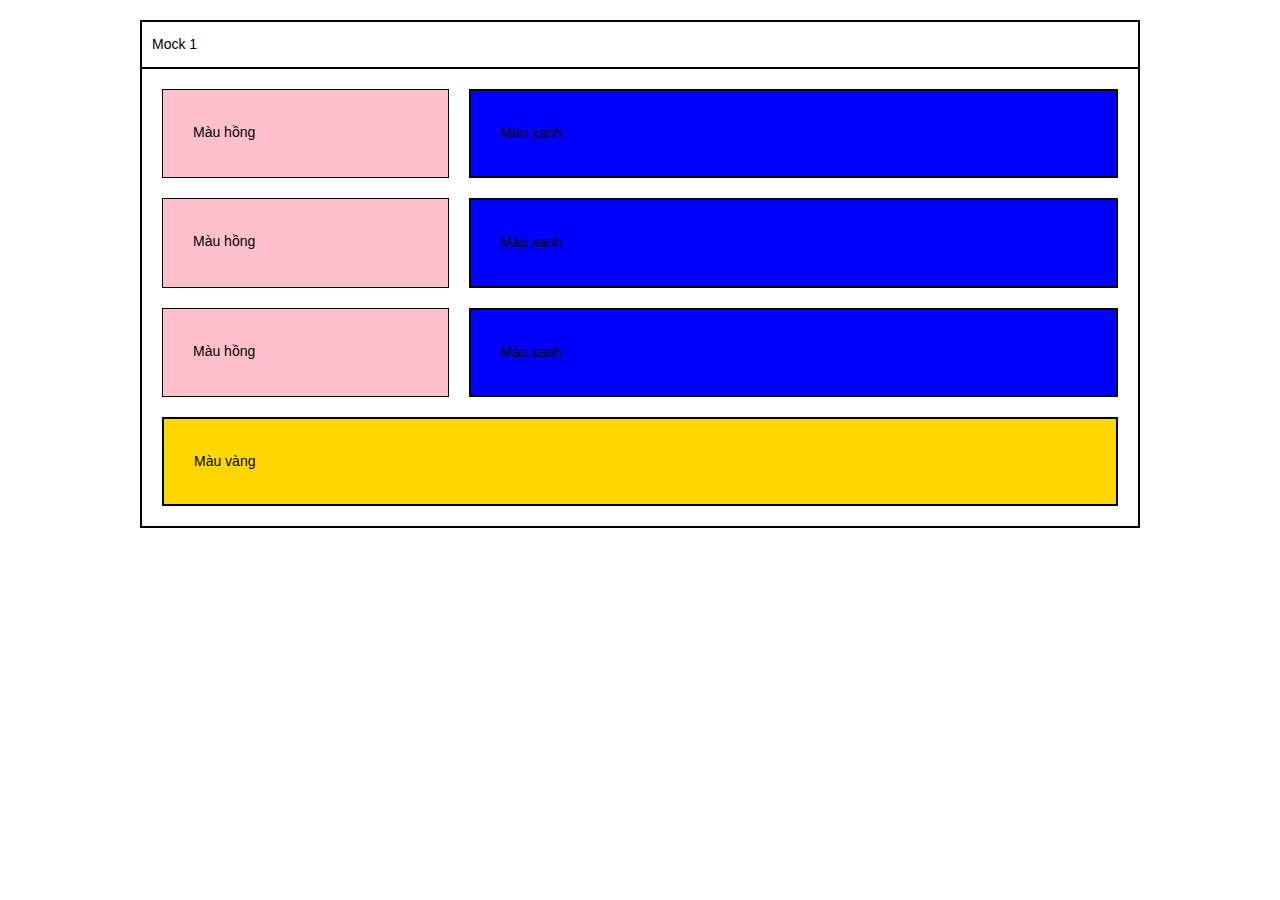
<file: index.html>
<!DOCTYPE html>
<html>
<head>
    <meta charset="UTF-8">
    <meta name="viewport" content="width=device-width, initial-scale=1, shrink-to-fit=no">
    <title>bai 1</title>
    <link rel="stylesheet" href="./assets/css/reset.css">
    <link rel="stylesheet" href="./assets/css/style.css">
    <link rel="stylesheet" href="./assets/css/pesponsive.css">
</head>
<body>
  <main>
    <div class="box">
      <div class="top">
        Mock 1
      </div>
      <div class="bottom">
        <div class="list">
          <div class="row">
            <div class="left">
              Màu hồng
            </div>
            <div class="right">
              Màu xanh
            </div>
          </div>
          <div class="row">
            <div class="left">
              Màu hồng
            </div>
            <div class="right">
              Màu xanh
            </div>
          </div>
          <div class="row">
            <div class="left">
              Màu hồng
            </div>
            <div class="right">
              Màu xanh
            </div>
          </div>
        </div>
        <div class="gold">
          Màu vàng
        </div>
      </div>
    </div>
  </main>
</body>
</html>
</file>
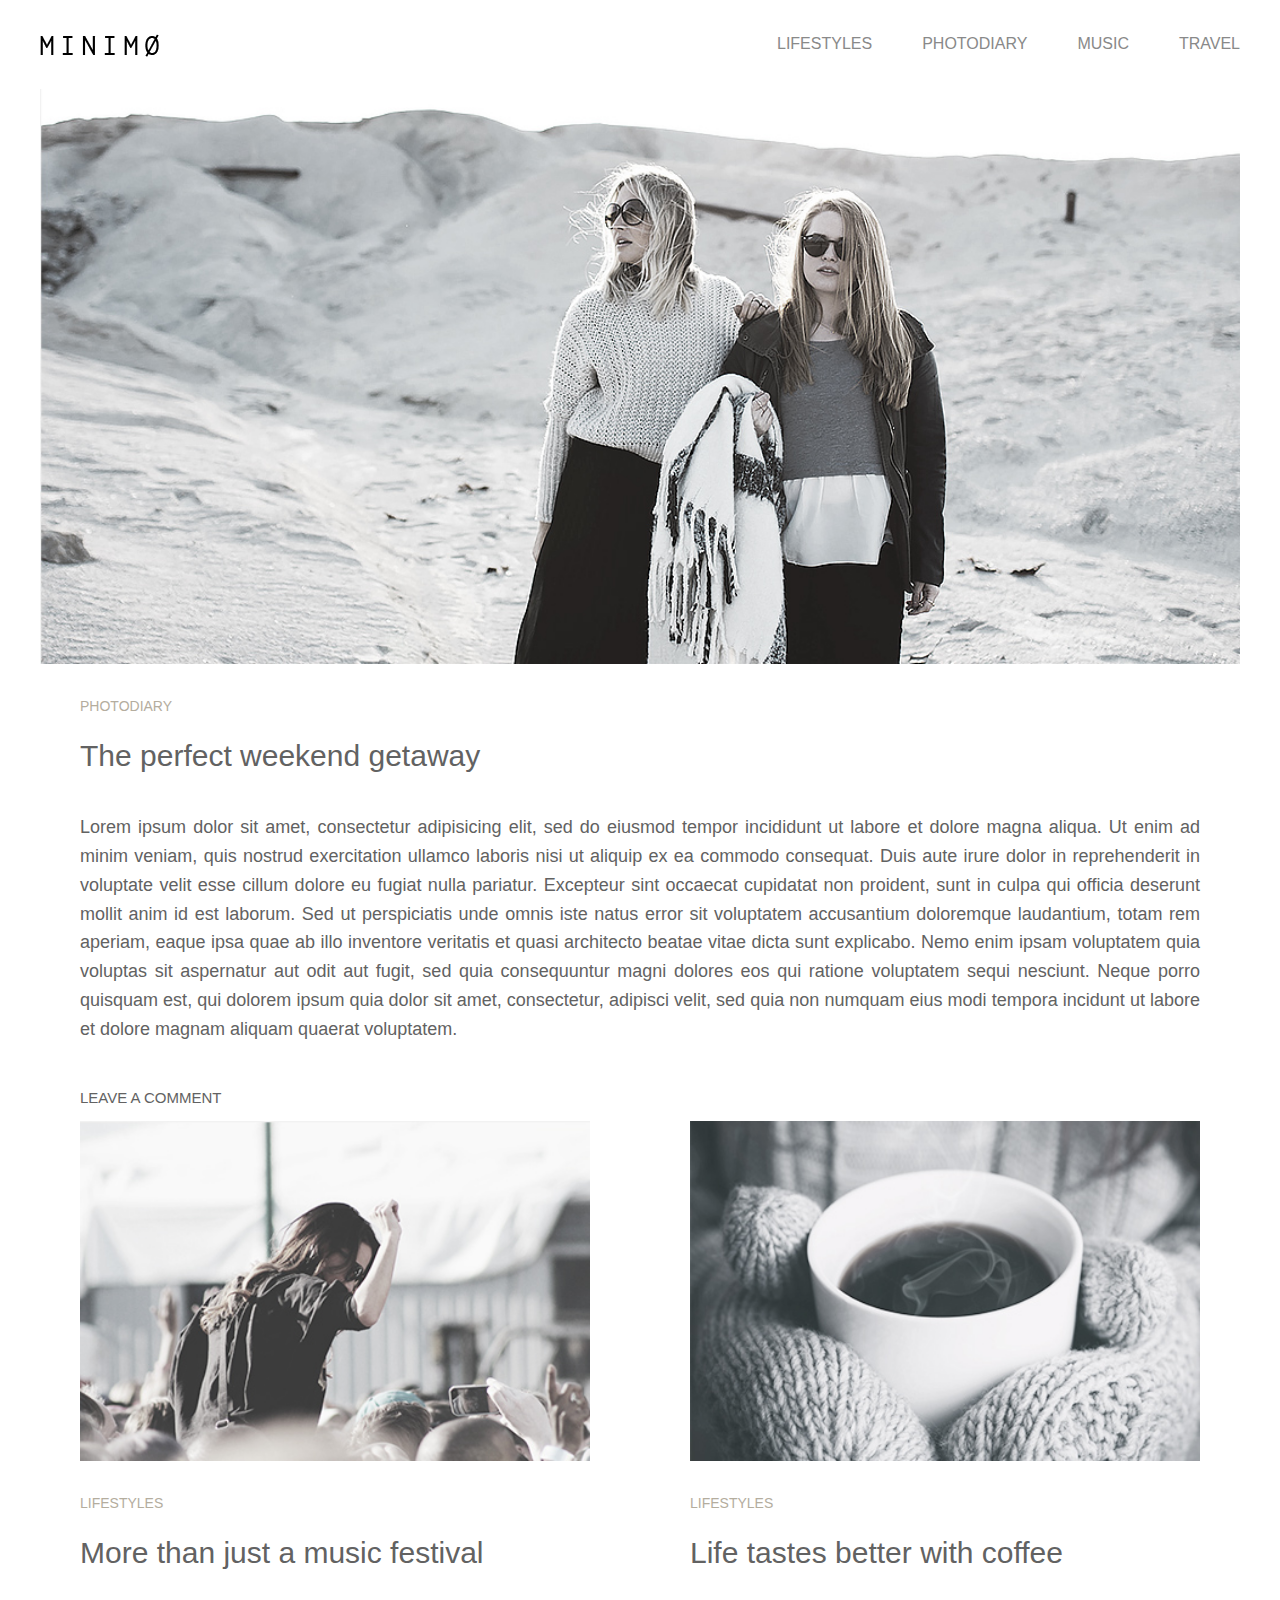
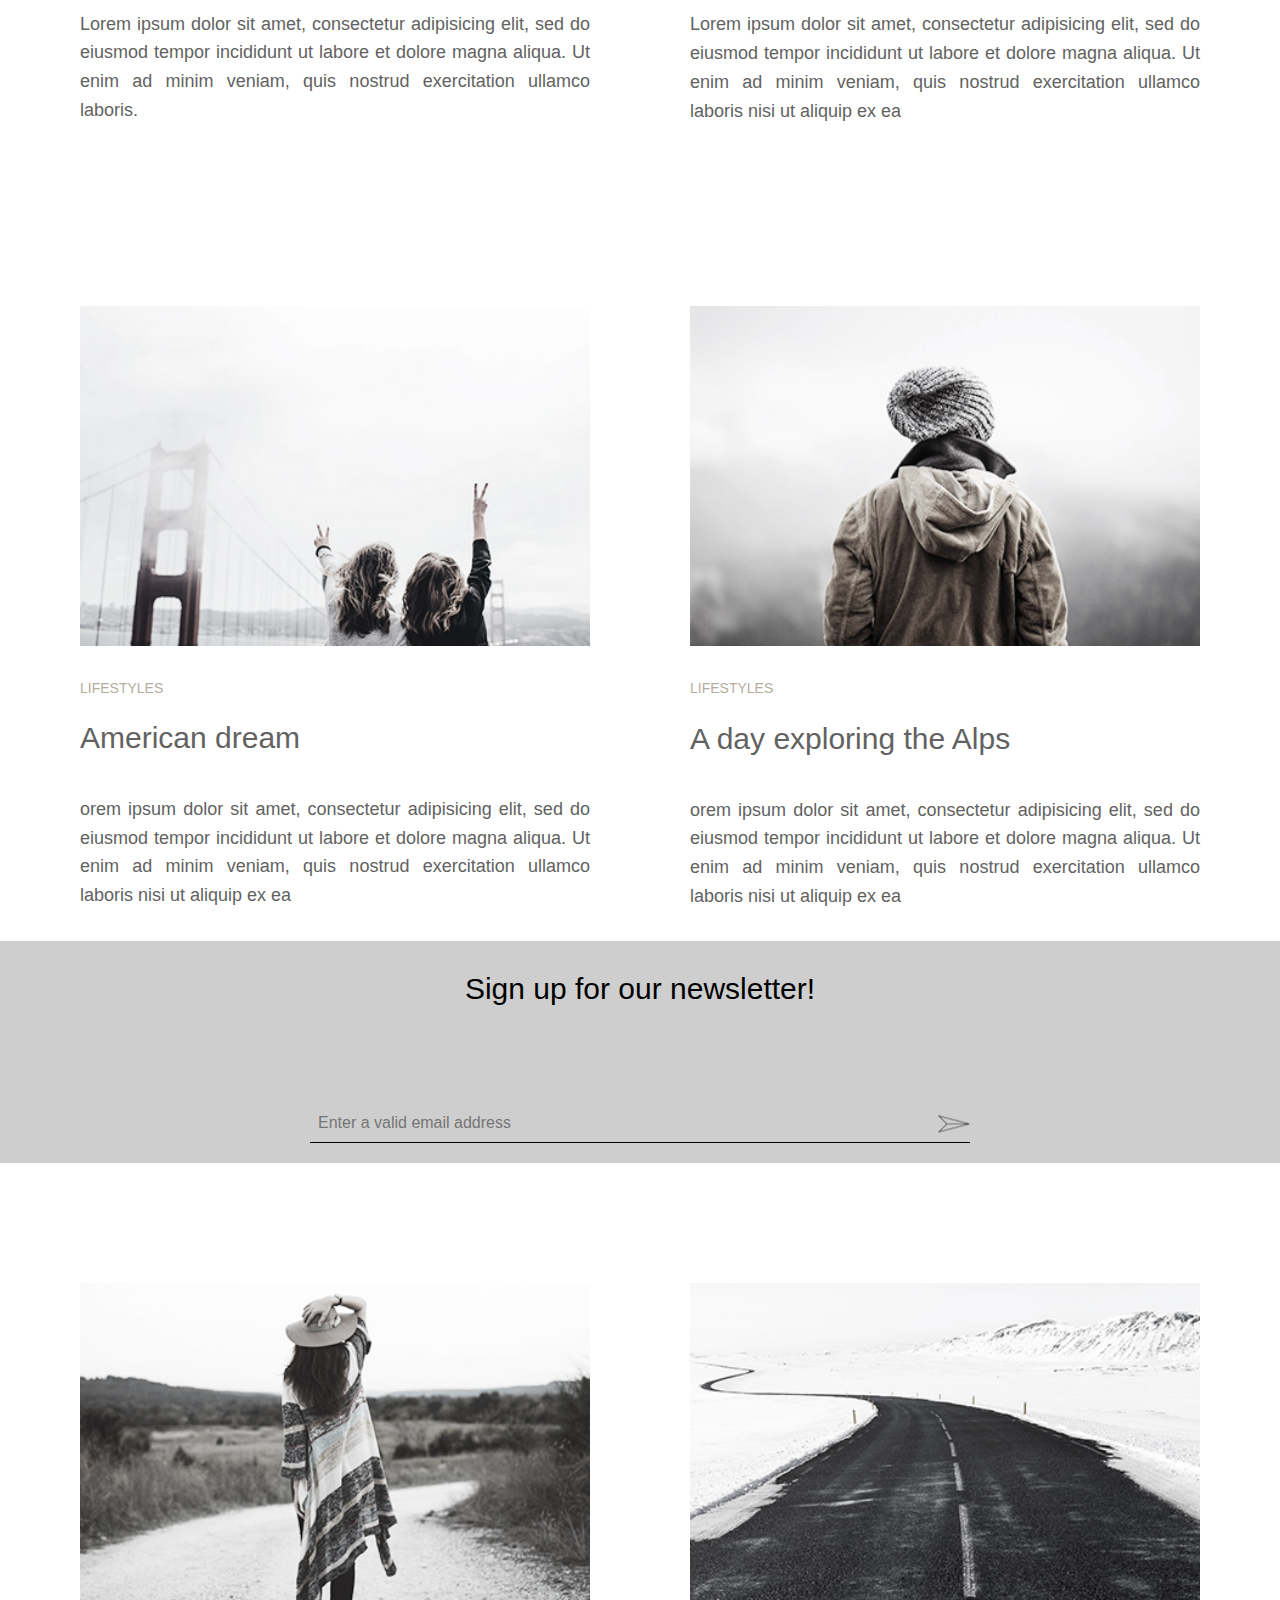
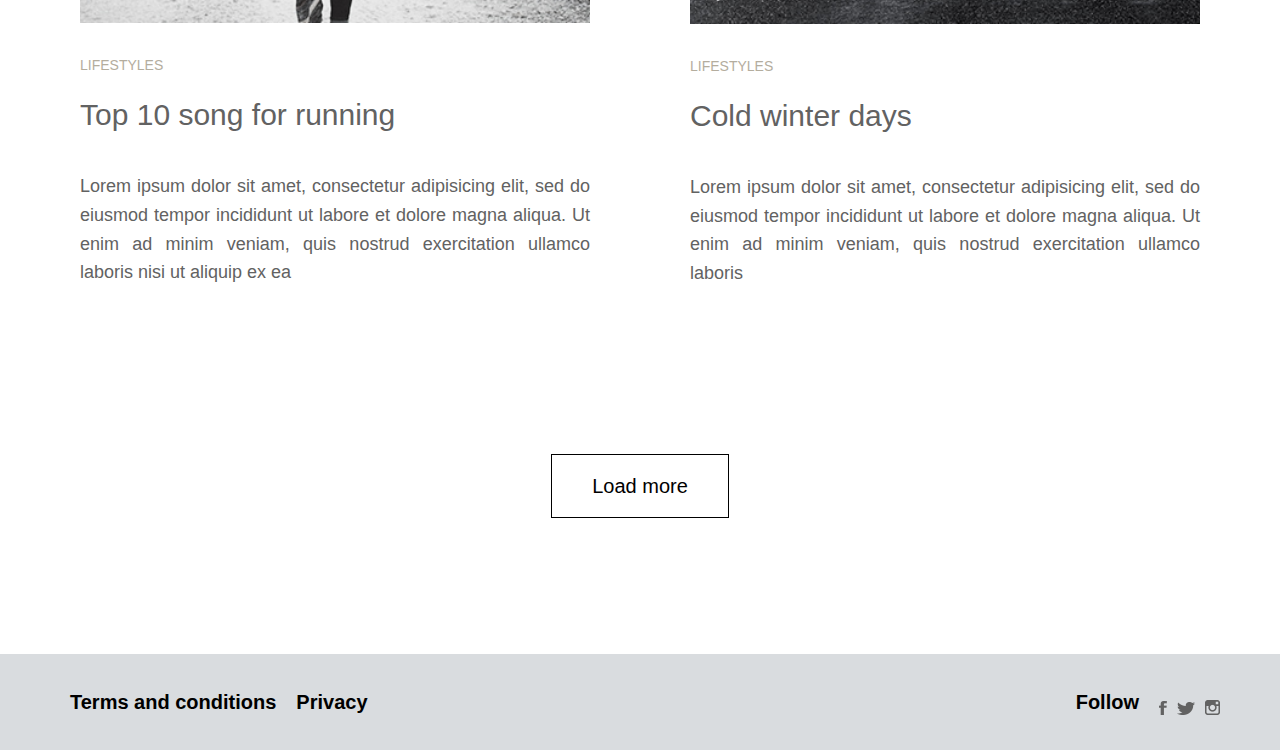
<file: B3/index.html>
<!DOCTYPE html>
<html lang="en">
<head>
    <meta charset="UTF-8">
    <meta name="viewport" content="width=device-width, initial-scale=1, shrink-to-fit=no">
    <title>Minimo</title>
    <link href="https://cdnjs.cloudflare.com/ajax/libs/font-awesome/5.15.1/css/all.min.css" rel="stylesheet" />
    <link rel="stylesheet" href="./assets/css/style.css">
    <link rel="stylesheet" href="./assets/css/reset.css">
    <link rel="stylesheet" href="./assets/css/pesponsive.css">
</head>
<body>
<header>
    <div class="container">
        <div class="header">
        <div class="logo">
            <a href="#"><img src="./assets/images/minimø.png" alt=""/></a>
        </div>
        <i class="fa fa-bars sub-menu"></i>
        <nav class="header-nav ">
        <ul >
        <li><a href="#">LIFESTYLES</a></li>
        <li><a href="#">PHOTODIARY</a></li>
        <li><a href="#">MUSIC</a></li>
        <li><a href="#">TRAVEL</a></li>
        </ul>
        </nav>
        </div>
    </div>
</header>
<main>
<section class="minimo-slider">
    <div class="img-minimo">
        <img src="./assets/images/a1.jpg" alt="">
    </div>
 </section>
 <section class="photodiary">
<div class="container">
<div class="container-text">
<p class="text-header">PHOTODIARY</p>
<h2 class="text-title">The perfect weekend getaway</h2>
<p class="text-cmt">Lorem ipsum dolor sit amet, consectetur adipisicing elit, sed do eiusmod tempor incididunt ut labore et dolore magna aliqua. Ut enim ad minim veniam, quis nostrud exercitation ullamco laboris nisi ut aliquip ex ea commodo consequat. Duis aute irure dolor in reprehenderit in voluptate velit esse cillum dolore eu fugiat nulla pariatur. Excepteur sint occaecat cupidatat non proident, sunt in culpa qui officia deserunt mollit anim id est laborum. Sed ut perspiciatis unde omnis iste natus error sit voluptatem accusantium doloremque laudantium, totam rem aperiam, eaque ipsa quae ab illo inventore veritatis et quasi architecto beatae vitae dicta sunt explicabo. Nemo enim ipsam voluptatem quia voluptas sit aspernatur aut odit aut fugit, sed quia consequuntur magni dolores eos qui ratione voluptatem sequi nesciunt. Neque porro quisquam est, qui dolorem ipsum quia dolor sit amet, consectetur, adipisci velit, sed quia non numquam eius modi tempora incidunt ut labore et dolore magnam aliquam quaerat voluptatem.</p>
<p class="text-footer">Leave a comment</p>
</div>
</div>
 </section>
<section class="minimo-main">
<div class="container">
    <div class="list">
        <div class="list-item">
            <img src="./assets/images/a2.jpg" alt class="image">
          <div class="text-item">
              <p class="text-header">LIFESTYLES</p>
              <h2 class="text-title">More than just a music festival</h2>
              <p class="text-cmt">Lorem ipsum dolor sit amet, consectetur adipisicing elit, sed do eiusmod tempor incididunt ut labore et dolore magna aliqua.
                Ut enim ad minim veniam, quis nostrud exercitation ullamco laboris.</p>
          </div>
        </div>
        <div class="list-item">
            <img src="./assets/images/a3.jpg" alt class="image">
            <div class="text-item">
                <p class="text-header">LIFESTYLES</p>
                <h2 class="text-title">Life tastes better with coffee</h2>
                <p class="text-cmt">Lorem ipsum dolor sit amet, consectetur adipisicing elit, sed do eiusmod tempor incididunt ut labore et dolore magna aliqua. Ut enim ad minim veniam, quis nostrud exercitation ullamco laboris nisi ut aliquip ex ea </p>
            </div>
        </div>
        <div class="list-item">
            <img src="./assets/images/a4.jpg" alt class="image">
            <div class="text-item">
                <p class="text-header">LIFESTYLES</p>
                <h2 class="text-title">American dream</h2>
                <p class="text-cmt">orem ipsum dolor sit amet, consectetur adipisicing elit, sed do eiusmod tempor incididunt ut labore et dolore magna aliqua. Ut enim ad minim veniam, quis nostrud exercitation ullamco laboris nisi ut aliquip ex ea </p>
            </div>
        </div>
        <div class="list-item">
            <img src="./assets/images/a5.jpg" alt class="image">
            <div class="text-item">
                <p class="text-header">LIFESTYLES</p>
                <h2 class="text-title">A day exploring the Alps</h2>
                <p class="text-cmt">orem ipsum dolor sit amet, consectetur adipisicing elit, sed do eiusmod tempor incididunt ut labore et dolore magna aliqua. Ut enim ad minim veniam, quis nostrud exercitation ullamco laboris nisi ut aliquip ex ea </p>
            </div>
        </div>

    </div>
</div>
</section>
<section class="minimo-sigup">
    <div class="container">
        <div class="sigup">
            <h2 class="sigup-header">Sign up for our newsletter!</h2>
            <div class="input">
                <input type="text" placeholder="Enter a valid email address">
            <div class="icon">
                <img src="./assets/images/icon.png" alt="">
            </div>
            </div>
        </div>
    </div>

</section>
<section class="minimo-footer">
    <div class="container">
        <div class="list">
            <div class="list-item">
                <img src="./assets/images/a6.jpg" alt class="image">
                <div class="text-item">
                    <p class="text-header">LIFESTYLES</p>
                    <h2 class="text-title">Top 10 song for running</h2>
                    <p class="text-cmt">Lorem ipsum dolor sit amet, consectetur adipisicing elit, sed do eiusmod tempor incididunt ut labore et dolore magna aliqua. Ut enim ad minim veniam, quis nostrud exercitation ullamco laboris nisi ut aliquip ex ea </p>
                </div>
            </div>
            <div class="list-item">
                <img src="./assets/images/a7.jpg" alt class="image">
                <div class="text-item">
                    <p class="text-header">LIFESTYLES</p>
                    <h2 class="text-title">Cold winter days</h2>
                    <p class="text-cmt">Lorem ipsum dolor sit amet, consectetur adipisicing elit, sed do eiusmod tempor incididunt ut labore et dolore magna aliqua.
                        Ut enim ad minim veniam, quis nostrud exercitation ullamco laboris</p>
                </div>
            </div>
            <div class="btn-load">
                <a href="#">Load more</a>
            </div>
     </div>
     </div>
</section>
</main>
<footer>
    <section class="footer">
        <div class="containe">
            <div class="footer-list">
                <div class="list-desc">
                    <p><a href="#">Terms and conditions</a></p>
                    <p><a href="#">Privacy</a></p>
                </div>
                <div class="list-icon">
                   <p class="follow">Follow</p>
                   <a href="#" class="icon-footer"><img src="./assets/images/facebook.png" alt srcset></a>
                   <a href="#" class="icon-footer"><img src="./assets/images/twitter.png" alt srcset></a>
                   <a href="#" class="icon-footer"><img src="./assets/images/instagram.png" alt srcset></a>


                </div>
            </div>
        </div>
    </section>
</footer>
</body>
</html>
</file>
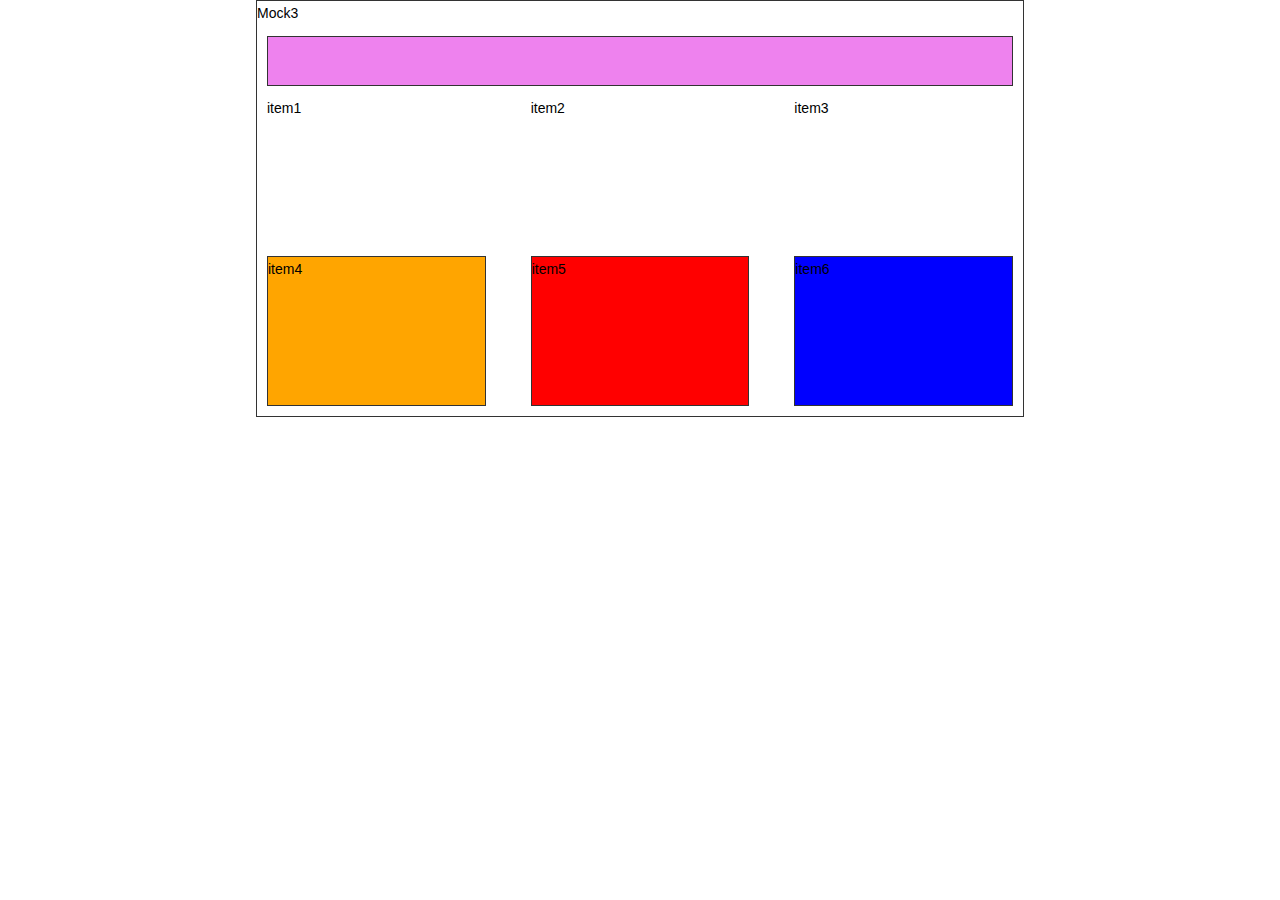
<file: B2/BT3.html>
<!DOCTYPE html>
<html lang="en">
<head>
    <meta charset="UTF-8">
    <meta name="viewport" content="width=device-width, initial-scale=1, shrink-to-fit=no">
    <title>Document</title>
    <link rel="stylesheet" href="./assets/css/css.css">
    <link rel="stylesheet" href="./assets/css/reset.css">
    <link rel="stylesheet" href="./assets/css/pesive.css">
</head>
<body>
    <div class="container">
        <header class="header">
            Mock3
        </header>
        <main>
            <div class="slider">

            </div>
            <div class="content">
                <div class="list">
                    <div class="list-item">item1</div>
                    <div class="list-item">item2</div>
                    <div class="list-item">item3</div>
                </div>
                <div class="list">
                    <div class="list-item">item4</div>
                    <div class="list-item">item5</div>
                    <div class="list-item">item6</div>
                </div>
            </div>
        </main>
    </div>
</body>
</html>
</file>
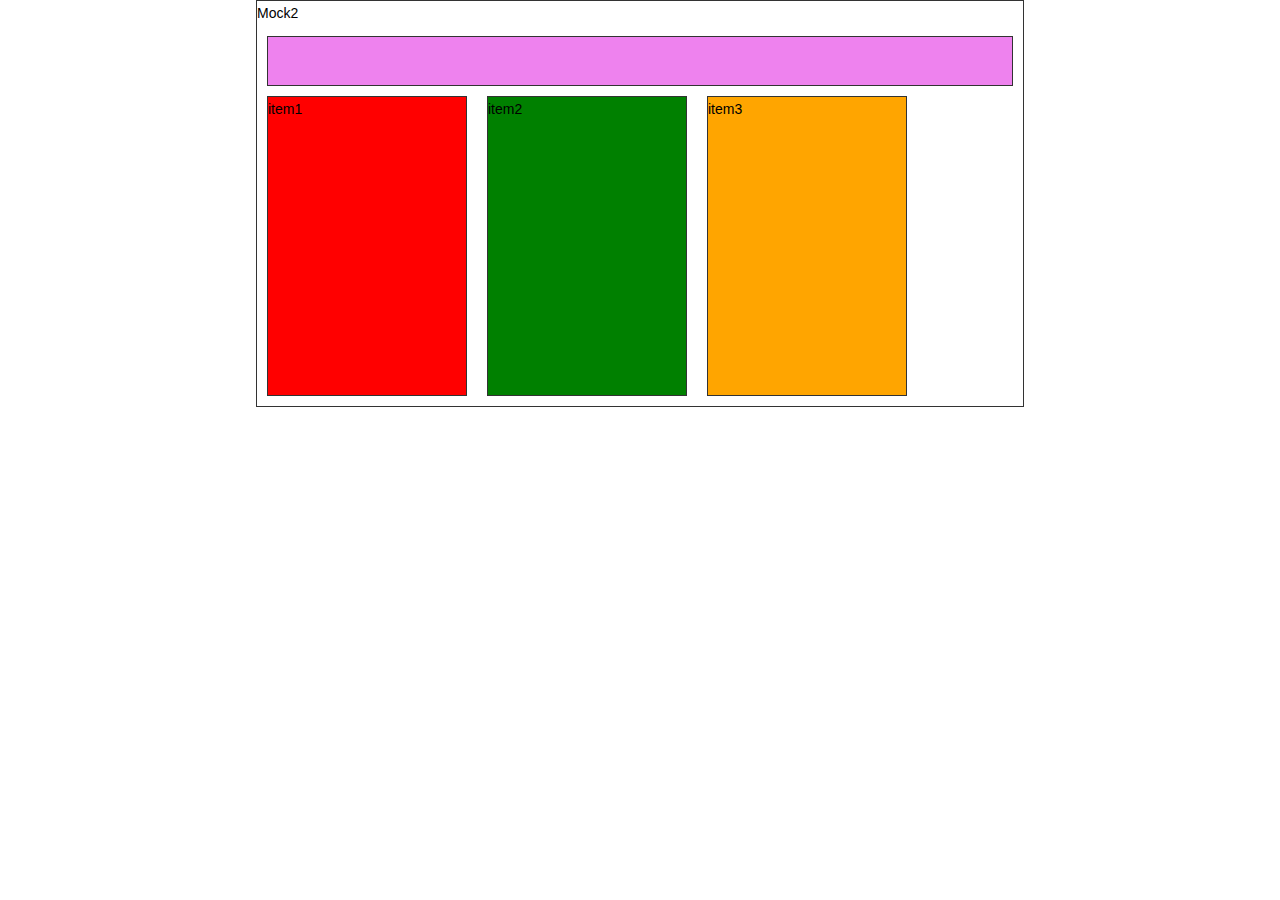
<file: B2/index2.html>
<!DOCTYPE html>
<html lang="en">
<head>
    <meta charset="UTF-8">
    <meta name="viewport" content="width=device-width, initial-scale=1, shrink-to-fit=no">
    <title>Document</title>
    <link rel="stylesheet" href="./assets/css/style.css">
    <link rel="stylesheet" href="./assets/css/reset.css">
    <link rel="stylesheet" href="./assets/css/pesponsive.css">
</head>
<body>
    <div class="container">
        <header class="header">
            Mock2
        </header>
        <main>
            <div class="slider-bar">

            </div>
            <div class="list">
                <div class="item">item1</div>
                <div class="item">item2</div>
                <div class="item">item3</div>

            </div>
        </main>
    </div>
</body>
</html>
</file>
<file: assets/css/style.css>
body {
  padding: 20px;
}
.box {
  border: 2px solid #000000;
  max-width: 1000px;
  margin: 0 auto;
}
.top {
  border-bottom: 2px solid #000000;
  padding: 10px;
}
.bottom {
  padding: 20px;
}
.row {
  display: flex;
  justify-content: space-between;
  margin-bottom: 20px;
}
.left {
  width: 30%;
  padding: 30px;
  background: pink;
  border: 1px solid #000000;
}
.right {
  width: calc(70% - 20px);
  padding: 30px;
  background: blue;
  border: 2px solid #000000;
}
.product-item img {
  width: 100%
}
.gold {
  background: gold;
  padding: 30px;
  border: 2px solid #000000;
}




























.product-list {
  display: flex;
  align-items: center;
  justify-content: space-between;
  flex-wrap: wrap;
}
.product-item {
  width: calc((100% - 40px) / 3);
  margin-bottom: 20px;
}
.product-item a {
  display: block;
  position: relative;
}
.product-item a .product-title {
  position: absolute;
  bottom: 0;
  left: 0;
  width: 100%;
  color: #FFFFFF;
  background: rgba(0,0,0,0.5);
  text-align: center;
  padding: 10px;
}

.title {
  position: relative;
  padding-left: 20px;
}
.title:before {
  content: '';
  width: 15px;
  height: 15px;
  background: #c9f10e;
  display: block;
  border-radius: 50%;
  position: absolute;
  top: 5px;
  left: 0;
}


.button a {
  position: relative;
}
.button a:before {
  content: '';
  position: absolute;
  top: 0;
  right: 0;
  width: 48px;
  height: 48px;
  background: #F8F8F8;
}
.button a:after {
  content: '';
  position: absolute;
  top: 50%;
  right: 12px;
  transform: translateY(-50%);
}
</file>
<file: assets/css/pesponsive.css>
@media ( max-width: 1024px){
.top{
    text-align: center;
}
.left{
    width: calc((100% - 5px)/2);
}
.right{
    margin-left: 10px;
    width: calc((100% - 5px)/2);
}
}
@media(max-width:600px){
    .row{
        display: block;
    }
    
    .left{
        background: crimson;
        width: 100%;
    }
    .right{
        width: 100%;
       margin-left: 0;
    }
}
</file>
<file: B3/assets/css/style.css>
.body {
  max-width: 100%;
}
.header{
    color: rgb(13, 14, 13);
    display:flex;
    justify-content: space-between;
    align-items: center;
    padding:30px 0;
    position: relative;
}
.sub-menu{
  font-size: 20px;
  display: none;
  cursor: pointer;
}
.header-nav ul{
 display: flex;

}
.header-nav ul li:not(:first-child){
 margin-left: 50px;
}
.header-nav ul li a{
  display: block;
  color: #898989;
  font-size: 16px;
  text-transform: uppercase;
  text-decoration: none;
}
.minimo-slider .img-minimo{
  padding: 0 40px;
}
.img-minimo img{
width: 100%;
height: auto;
}
.container-text{
  padding: 0 40px;
}
.container{
  margin: 0 auto;
  max-width: 1200px;
}
.text-header{
  font-size: 14px;
  padding: 30px 0 10px ;
  color: #b4ad9e;
}
.text-title{
  color: #626262;
  font-size: 30px;
  font-weight: 500;
  padding: 0 0 30px;
}
.text-cmt{
  color: #626262;
  font-size: 18px;
  text-align: justify;
  padding: 0 0 30px;
  line-height: 1.6;
}
.text-footer{
  color: #626262;
  text-transform: uppercase;
  font-size: 15px;
  padding:  10px 0;
}
.list{
  padding: 0 40px;
  display: flex;
  flex-wrap: wrap;
  justify-content: space-between;
}
.list .list-item{
  width: calc((100% - 100px) / 2);
}
.list .list-item:nth-child(2n){
  margin-left: 100px;
}
.list .list-item:nth-child(n+3){
  padding-top: 150px;
}
img{
  max-width: 100px;
}
.list .list-item img{
  width: 100%;
}
.minimo-sigup{
  background-color: #cecece;
  margin-bottom: 120px;
}
.minimo-sigup .sigup{
  margin: auto;
  max-width: 700px;
  text-align: center;
  padding: 20px;
}
.minimo-sigup .sigup .sigup-header{
  padding: 1px 0 90px;
  color: #000;
  font-size: 30px;
  font-weight: 500;
}
.input input{
  background-color: #cecece;
  padding: 8px;
  display: block;
  border: none;
  border-bottom: 1px solid #000;
  width: 100%;
  font-size: 16px;
  padding-bottom: 10px;
}
.sigup .input{
  position: relative;
}
.icon{
  position: absolute;
  content: "";
  transform: translateY(-50%);
  top: 50%;
  right: 0;
  padding-bottom: 10px;
}
.list .btn-load{
  padding: 150px 0;
width: 100%;
  text-align: center;
  font-size: 20px;
}
.btn-load a{
  color: #000;
  border: 1px solid #000;
  text-decoration: none;
padding: 20px 40px;
}
.footer{
  background-color: rgb(217, 220, 223);
}
.footer .footer-list{
  display: flex;
  justify-content: space-between;
  padding: 30px 60px;
}
.footer-list .list-desc{
  display:flex;
  align-items: center;
 
}
.footer-list .list-icon{
  display: flex;
  align-items: center;
  justify-content: space-between;
}
.footer-list .list-desc p a{
  text-decoration: none;
  color: #000;
}
.footer-list .list-desc div{
display: flex;
}
.footer-list .list-desc p,.list-icon .follow {
  margin: 0 10px;
  display: block;
  font-size: 20px;
  font-weight: 600;
}
.icon-footer{
  margin-left:10px;
}
</file>
<file: B3/assets/css/pesponsive.css>
@media (max-width:768px){
    .header{
        padding: 30px 10px;
    }
    .sub-menu{
        display: block;
        position: absolute;
        left: 90%;
    }
    .header-nav ul{
        flex-direction: column;
        left: -100%;
        display: none;
        position: absolute;
        background-color: #333;
        top:50px;
        width: 100%;
        justify-content: center;
        text-align: center;
        height: 100vh;
        transition: all 0.55s linear;
    }
    .isacti ul {
        left: 0;
    }
    .header-nav ul li a{
        color: #ffffff;
    }
    .header-nav ul li:not(:last-child){
        padding-bottom: 20px;
    }
    .header-nav ul li:not(:first-child){
        margin-left: 0;
    }

    .header .header-list{
        display: none;
    }
    .img-minimo{
        padding: 0;
    }
    .container{
        padding: 5px 0;
    }
    .text-header{
        padding: 30px 10px 10px;
    }
    .text-title{
        padding: 0 10px 10px;
        font-size: 18px;
        text-transform: uppercase;
        font-weight: bold;
    }
    .text-cmt{
        color: #626262;
        font-size: 15px;
        text-align: justify;
        padding: 0 10px 0;
        line-height: 1.6;

    }
    .text-footer{
        padding: 30px 10px;
    }
    .list{
        display: block;
    }
    .list .list-item{
        width: 100%;
    }
    .list .list-item:nth-child(n+2){
        padding-top: 50px;
    }
    .list .list-item:nth-child(2n){
        margin-left: 0;
    }
    .sigup-header{
        padding: 10px 0 40px;
    }
    .footer .footer-list{
        padding: 50px 100px;
        display: block;
    }
    .footer-list .list-desc{
       width: 100%;
    }
    .footer-list .list-icon{
        width: 100%;
    }
}
@media (max-width:500px){
    .footer .footer-list{
        padding: 50px 30px;
    }
}
@media (max-width:1024px){
    .container{
        padding: 10px 40px;
    }
    .text-title{
        font-size: 30px;
    }
    .text-cmt{
        font-size: 14px;
    }
    .text-footer{
        padding:  40px 0;
    }
    .minimo-sigup{
        margin: 100px 0;
    }
}
</file>
<file: B2/assets/css/css.css>
.container{
    width: 60%;
    height: auto;
    margin: 0 auto;
    padding: 0;
    border: 1px solid #333;
}
.header p{
    max-width: 100%;
    height: 20px;
    border: 1px solid #333;
    line-height: 20px;
    padding: 0;
    margin: 0;
    
}
.slider{
    height: 50px;
    max-width: 100%;
    background-color:violet ;
    margin: 10px 10px 0 10px;
    border: 1px solid #333;
}
.content{
    margin: 0;
    padding: 0;
}
.list{
    margin: 10px;
    max-width: 100%;
    display: flex;
    justify-content: space-between;
    
}
.list-item{
    
   
    border: 1px solid #333;
    width: calc(33.33% - 30px);
    height: 150px;
}
.list:nth-child(1) > .list-item:nth-child(3){
    margin-right: 0;
}

.list:nth-child(1) > .list-item{
    background: url(https://baoquocte.vn/stores/news_dataimages/phamthuan/112020/26/11/in_article/ngam-tron-bo-anh-tuyet-dep-ve-da-dang-van-hoa-cua-viet-nam_21.jpg?rt=20201126114308) no-repeat center/cover;
    border: 0;
    
}
.list:nth-child(2) > .list-item:nth-child(1){
    background-color: orange;
}
.list:nth-child(2) > .list-item:nth-child(2){
    background-color: red;
}
.list:nth-child(2) > .list-item:nth-child(3){
    background-color: blue;
}
</file>
<file: B2/assets/css/pesive.css>
@media(max-width:768px){
    .header{
        text-align: center;
    }
   .list{
       display: block;
   }
   .list-item{
       margin-top: 5px;
       width: 100%;
   }
    }
</file>
<file: B2/assets/css/style.css>
.container{
  width: 60%;
  height: auto;
  margin: 0 auto;
  padding: 0;
  border: 1px solid #333;
}
.header p{
  max-width: 100%;
  height: 20px;
  border: 1px solid #333;
  line-height: 20px;
  padding: 0;
  margin: 0;
  
}
.slider-bar{
  height: 50px;
  max-width: 100%;
  background-color:violet ;
  margin: 10px 10px 0 10px;
  border: 1px solid #333;
}
.list{
  display: flex;
}
.item{
  height: 300px;
  width: 200px;
  border: 1px solid #333;
  margin: 10px;
}
.item:nth-child(1){
  background-color: red;
}
.item:nth-child(2){
  background-color: green;
}
.item:nth-child(3){
  background-color: orange;
}
</file>
<file: B2/assets/css/pesponsive.css>
@media ( max-width: 768px){
.header{
    text-align: center;
}
.list{
    display: block;
    margin-right: 15px;
}
.item{
    width: 100%;
}

}
</file>
